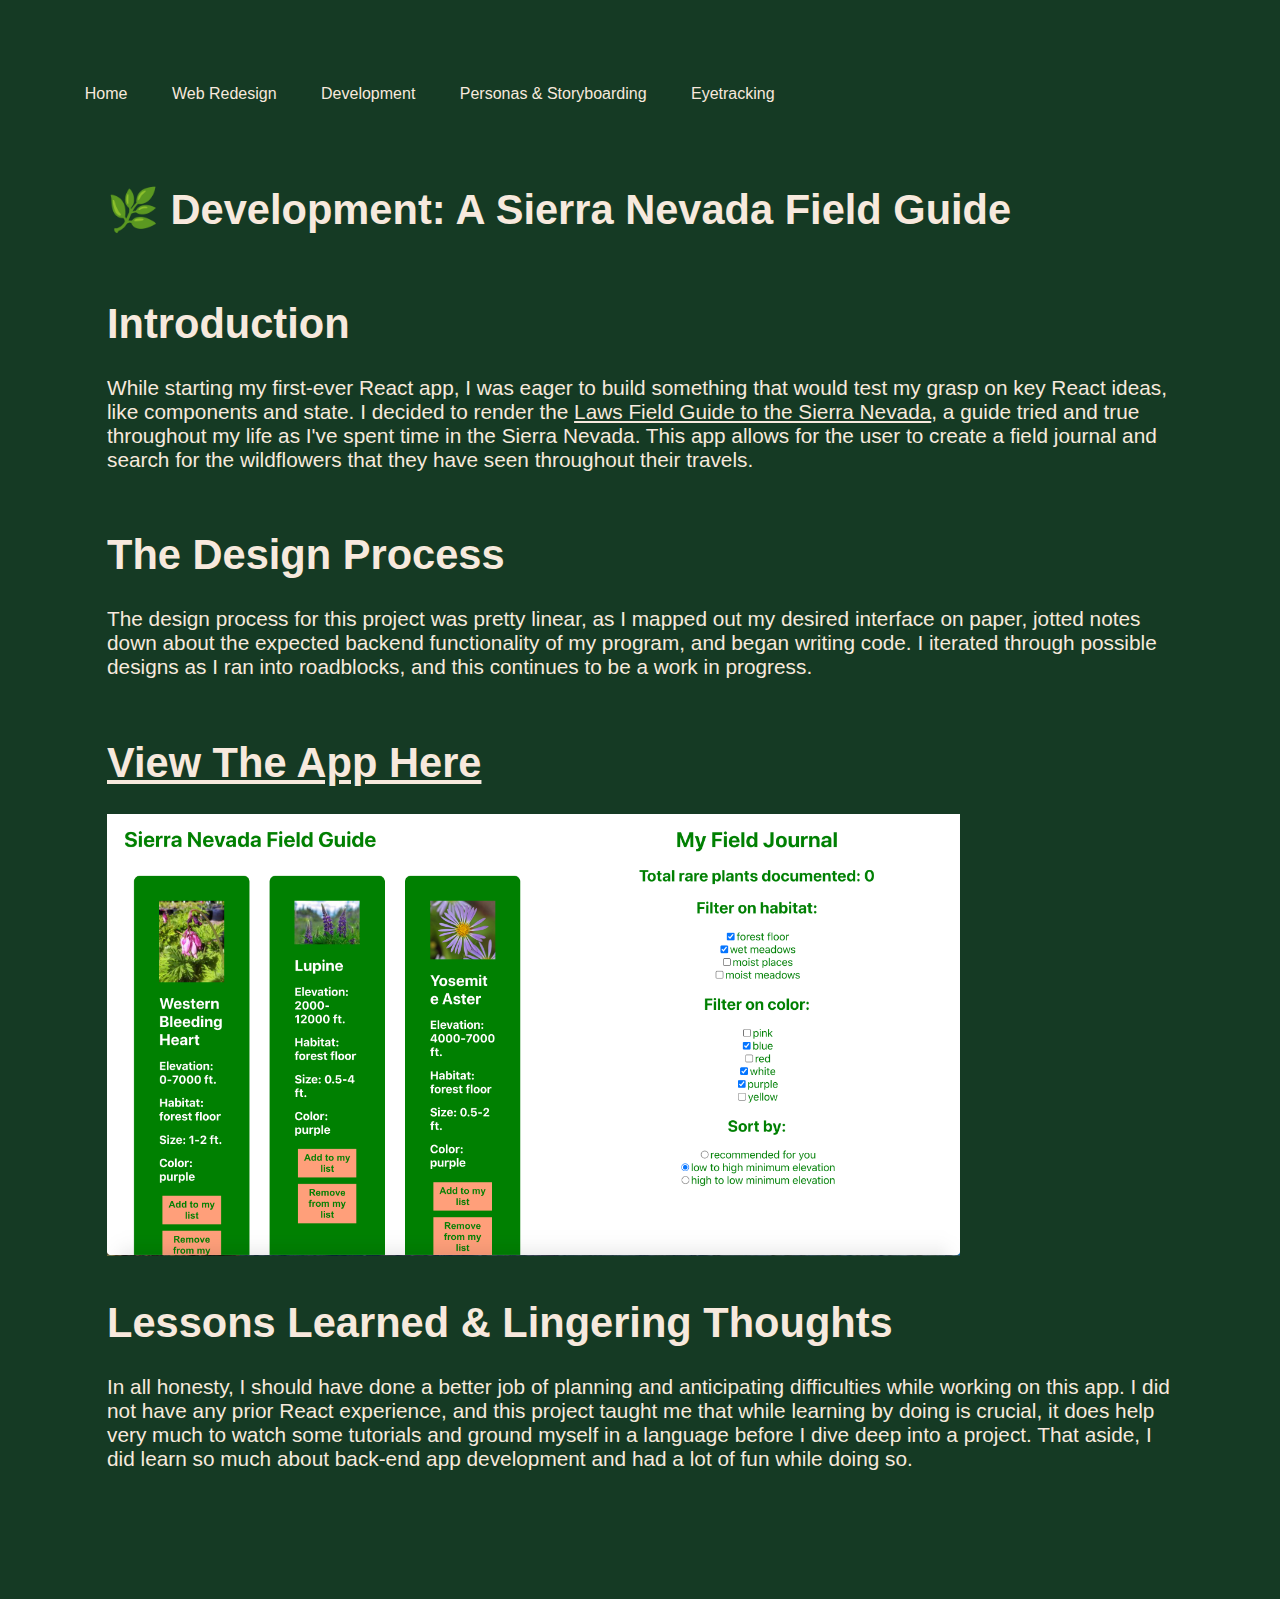
<file: dev.html>
<!DOCTYPE html>
<html lang="en">
  <head>
    <meta charset="UTF-8" />
    <meta name="viewport" content="width=device-width, initial-scale=1.0" />
    <meta http-equiv="X-UA-Compatible" content="ie=edge" />

    <!-- Bootstrap Styling -->
    <!-- <link rel="stylesheet" href=bootstrap.css> -->

    <!-- My Style -->
    <link rel="stylesheet" href="style.css" />
    <link rel="stylesheet" 
    href="https://cdnjs.cloudflare.com/ajax/libs/font-awesome/6.2.0/css/all.min.css">
    <title>Development</title>
  </head>

  <body style="background-color: #153a24">

    <nav>
        <li><a href="./index.html">Home</a></li>
        <li><a href="./redesign.html">Web Redesign</a></li>
        <li><a href="./dev.html">Development</a></li>
        <li><a href="./personas.html">Personas & Storyboarding</a></li>
        <li><a href="./eyetracking.html">Eyetracking</a></li>


        <!-- <a href="./contact.html">Contact</a> -->
    </nav>

    <div class="content-wrapper">
        <div class="header">
            <h1><strong>🌿 Development: A Sierra Nevada Field Guide</strong></h1>
        </div>
        
        <div class="page-section-1">
            <h1>Introduction</h1>
            <p>While starting my first-ever React app, I was eager to build something 
                that would test my grasp on key React ideas, like components and 
                state. I decided to render the
                <a href="https://johnmuirlaws.com/product/the-laws-field-guide-to-the-sierra-nevada-2/">
                Laws Field Guide to the Sierra Nevada</a>, a guide tried and true 
                throughout my life as I've spent time in the Sierra Nevada. 
                This app allows for the user to create a field journal and search
                for the wildflowers that they have seen throughout their 
                travels.  </p>
            </div>

            <div class="page-section-1">
            <h1>The Design Process</h1>
            <p>The design process for this project was pretty linear, as I mapped
                out my desired interface on paper, jotted notes down about the 
                expected backend functionality of my program, and began writing code.
                I iterated through possible designs as I ran into roadblocks,
                and this continues to be a work in progress.
            </p>
            </div>

            <div class="page-section-1">
            <h1><a href="https://joyousmoose333.github.io/dev/">
                View The App Here</a></h1>
                <img src="images/dev/dev.png" class="figure-img img-fluid" alt="a screenshot of the app" style="width: 80%; height: auto;">
            </div>

            <div class="page-section-1">
            <h1>Lessons Learned & Lingering Thoughts</h1>
            <p>In all honesty, I should have done a better job of planning and 
                anticipating difficulties while working on this app. I did 
                not have any prior React experience, and this project taught me 
                that while learning by doing is crucial, it does help <bold>very</bold>
                much to watch some tutorials and ground myself in a language 
                before I dive deep into a project. That aside, I did learn so much 
                about back-end app development and had a lot of fun while doing so.
            </p>
            </div>
        

    </body>
</html>
</file>
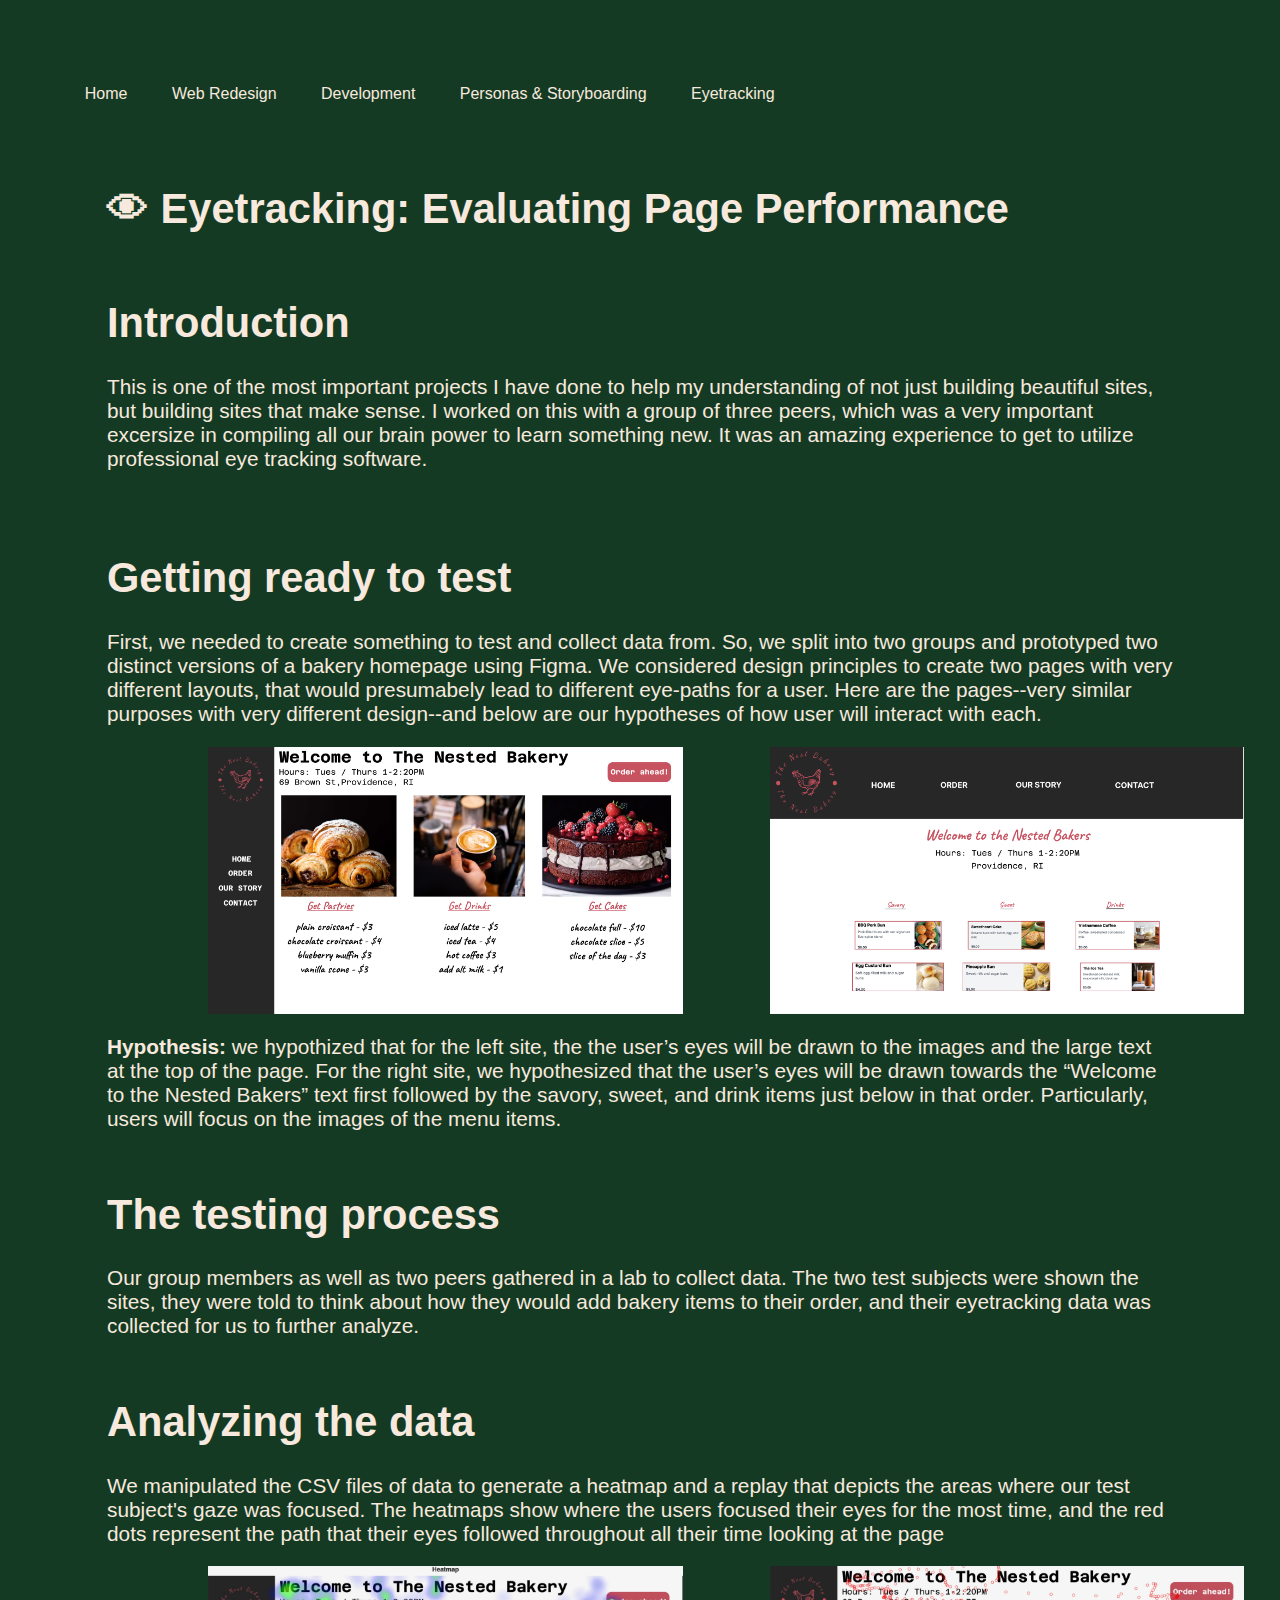
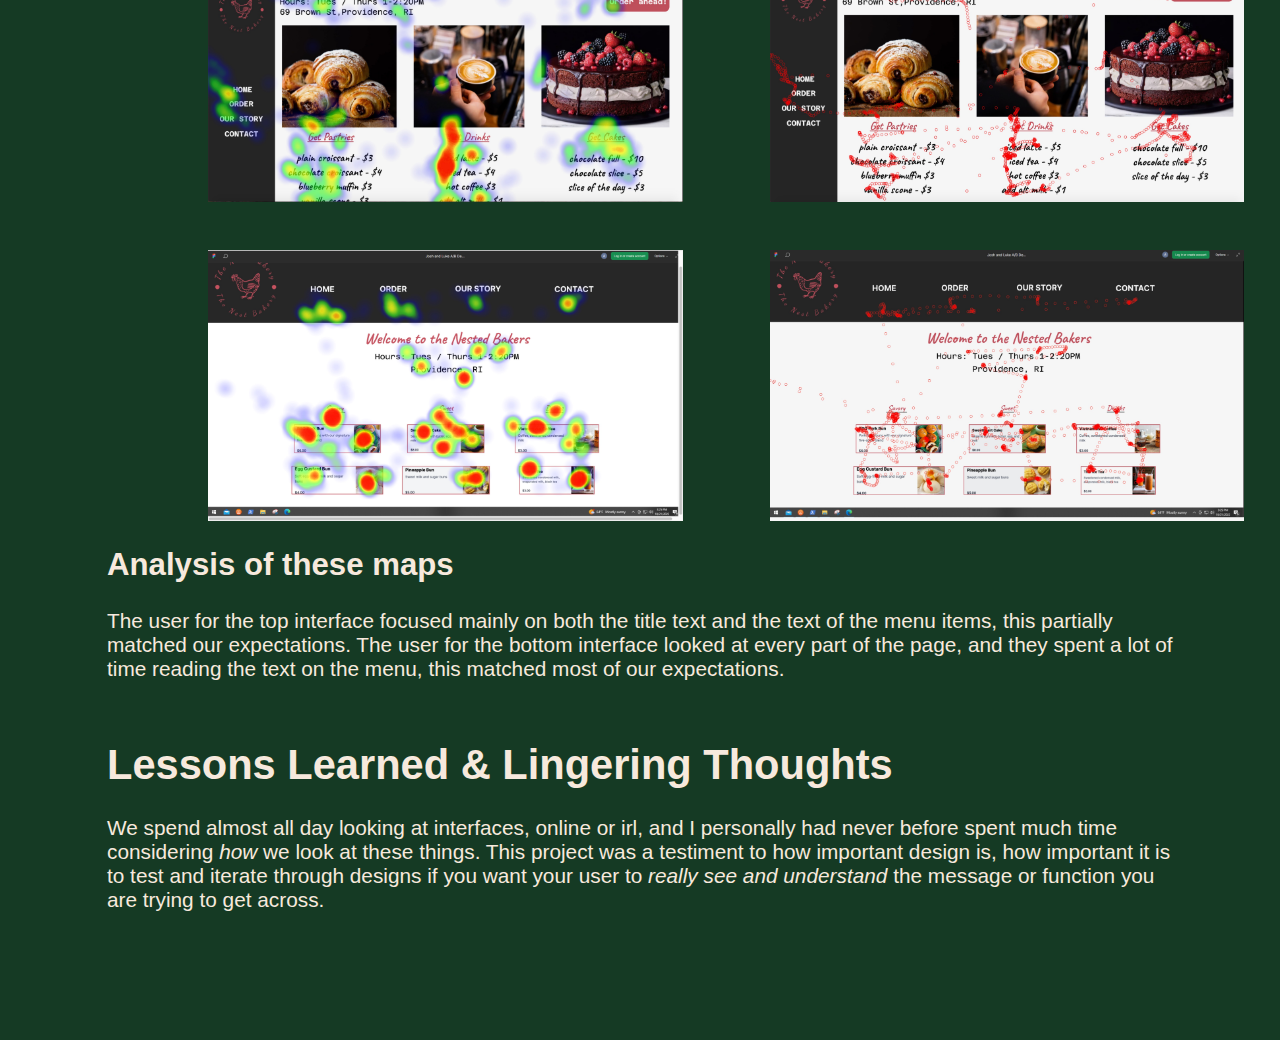
<file: eyetracking.html>
<!DOCTYPE html>
<html lang="en">
  <head>
    <meta charset="UTF-8" />
    <meta name="viewport" content="width=device-width, initial-scale=1.0" />
    <meta http-equiv="X-UA-Compatible" content="ie=edge" />

    <!-- Bootstrap Styling -->
    <!-- <link rel="stylesheet" href=bootstrap.css> -->

    <!-- My Style -->
    <link rel="stylesheet" href="style.css" />
    <link rel="stylesheet" 
    href="https://cdnjs.cloudflare.com/ajax/libs/font-awesome/6.2.0/css/all.min.css">
    <title>Eyetracking</title>
  </head>

  <body style="background-color: #153a24">

    <nav>
        <li><a href="./index.html">Home</a></li>
        <li><a href="./redesign.html">Web Redesign</a></li>
        <li><a href="./dev.html">Development</a></li>
        <li><a href="./personas.html">Personas & Storyboarding</a></li>
        <li><a href="./eyetracking.html">Eyetracking</a></li>

        <!-- <a href="./contact.html">Contact</a> -->
    </nav>

    <div class="content-wrapper">
        <div class="header">
            <h1><strong>👁 Eyetracking: Evaluating Page Performance</strong></h1>
        </div>
        
        <div class="page-section-1">
            <h1>Introduction</h1>
            <p>This is one of the most important projects I have done to help my understanding 
                of not just building beautiful sites, but building sites that make sense.
                I worked on this with a group of three peers, which was a very 
                important excersize in compiling all our brain power to learn 
                something new. It was an amazing experience to get to utilize 
                professional eye tracking software. <br></br>
            </p>
            </div>

            <div class="page-section-1">
            <h1>Getting ready to test </h1>
            <p>First, we needed to create something to test and collect data 
                from. So, we split into two groups and prototyped two distinct versions 
                of a bakery homepage using Figma. We considered design principles to 
                create two pages with very different layouts, that would presumabely 
                lead to different eye-paths for a user. Here are the pages--very similar
                purposes with very different design--and below are our hypotheses of 
                how user will interact with each.
            </p>
            <div class="flex-row">
                <img src="images/eye/figma.png" class="figure-img img-fluid" alt="a screenshot of the figma" style="width: 55%; height: auto;">
                <img src="images/eye/figma2.png" class="figure-img img-fluid" alt="a screenshot of the figma" style="width: 55%; height: auto;">
            </div>

                <p><strong>Hypothesis:</strong> we hypothized that for the left site, the the user’s eyes will be drawn to the images and the large text at the top of the page.
                For the right site, we hypothesized that the user’s eyes will be drawn towards the “Welcome to the Nested Bakers” text first followed by the savory, sweet, and drink items just below in that order. Particularly, users will focus on the images of the menu items.
                </p>
            </div>

            <div class="page-section-1">
                <h1>The testing process</h1> 
                <p>Our group members as well as two peers gathered in a lab 
                    to collect data. The two test subjects were shown the sites,
                    they were told to think about how they would add bakery items to
                    their order,  
                    and their eyetracking data was collected for us to further analyze.
                </p>
            </div>

            <div class="page-section-1">
                <h1>Analyzing the data</h1>
                <p>We manipulated the CSV files of data to generate a heatmap and a replay that depicts the areas where our test subject's gaze was focused. 
                    The heatmaps show where the users focused their eyes for the most time, and
                    the red dots represent the path that their eyes followed throughout all their 
                    time looking at the page
                </p>
                <div class="flex-row">
                    <img src="images/eye/1-heat.png" class="figure-img img-fluid" alt="a screenshot of the figma" style="width: 55%; height: auto;">
                    <img src="images/eye/1-path.png" class="figure-img img-fluid" alt="a screenshot of the figma" style="width: 55%; height: auto;">
                </div>
                <br><br>
                <div class="flex-row">
                    <img src="images/eye/2-heat.png" class="figure-img img-fluid" alt="a screenshot of the figma" style="width: 55%; height: auto;">
                    <img src="images/eye/2-path.png" class="figure-img img-fluid" alt="a screenshot of the figma" style="width: 55%; height: auto;">
                </div>

                <h2>Analysis of these maps</h2>
                <p>The user for the top interface focused mainly on both the title text and the text of the menu items, this partially matched our expectations. The user for the bottom interface looked at every part of the page, and they spent a lot of time reading the text on the menu, this matched most of our expectations. 
                </p>

            </div>

            <div class="page-section-1">
            <h1>Lessons Learned & Lingering Thoughts</h1>
            <p>We spend almost all day looking at interfaces, online or irl, and 
                I personally had never before spent much time considering <i>how</i>
                we look at these things. This project was a testiment to how important design is,
                how important it is to test and iterate through designs if you want your user 
                to <i>really see and understand</i> the message or function 
                you are trying to get across.
            </p>
            </div>
        

    </body>
</html>
</file>
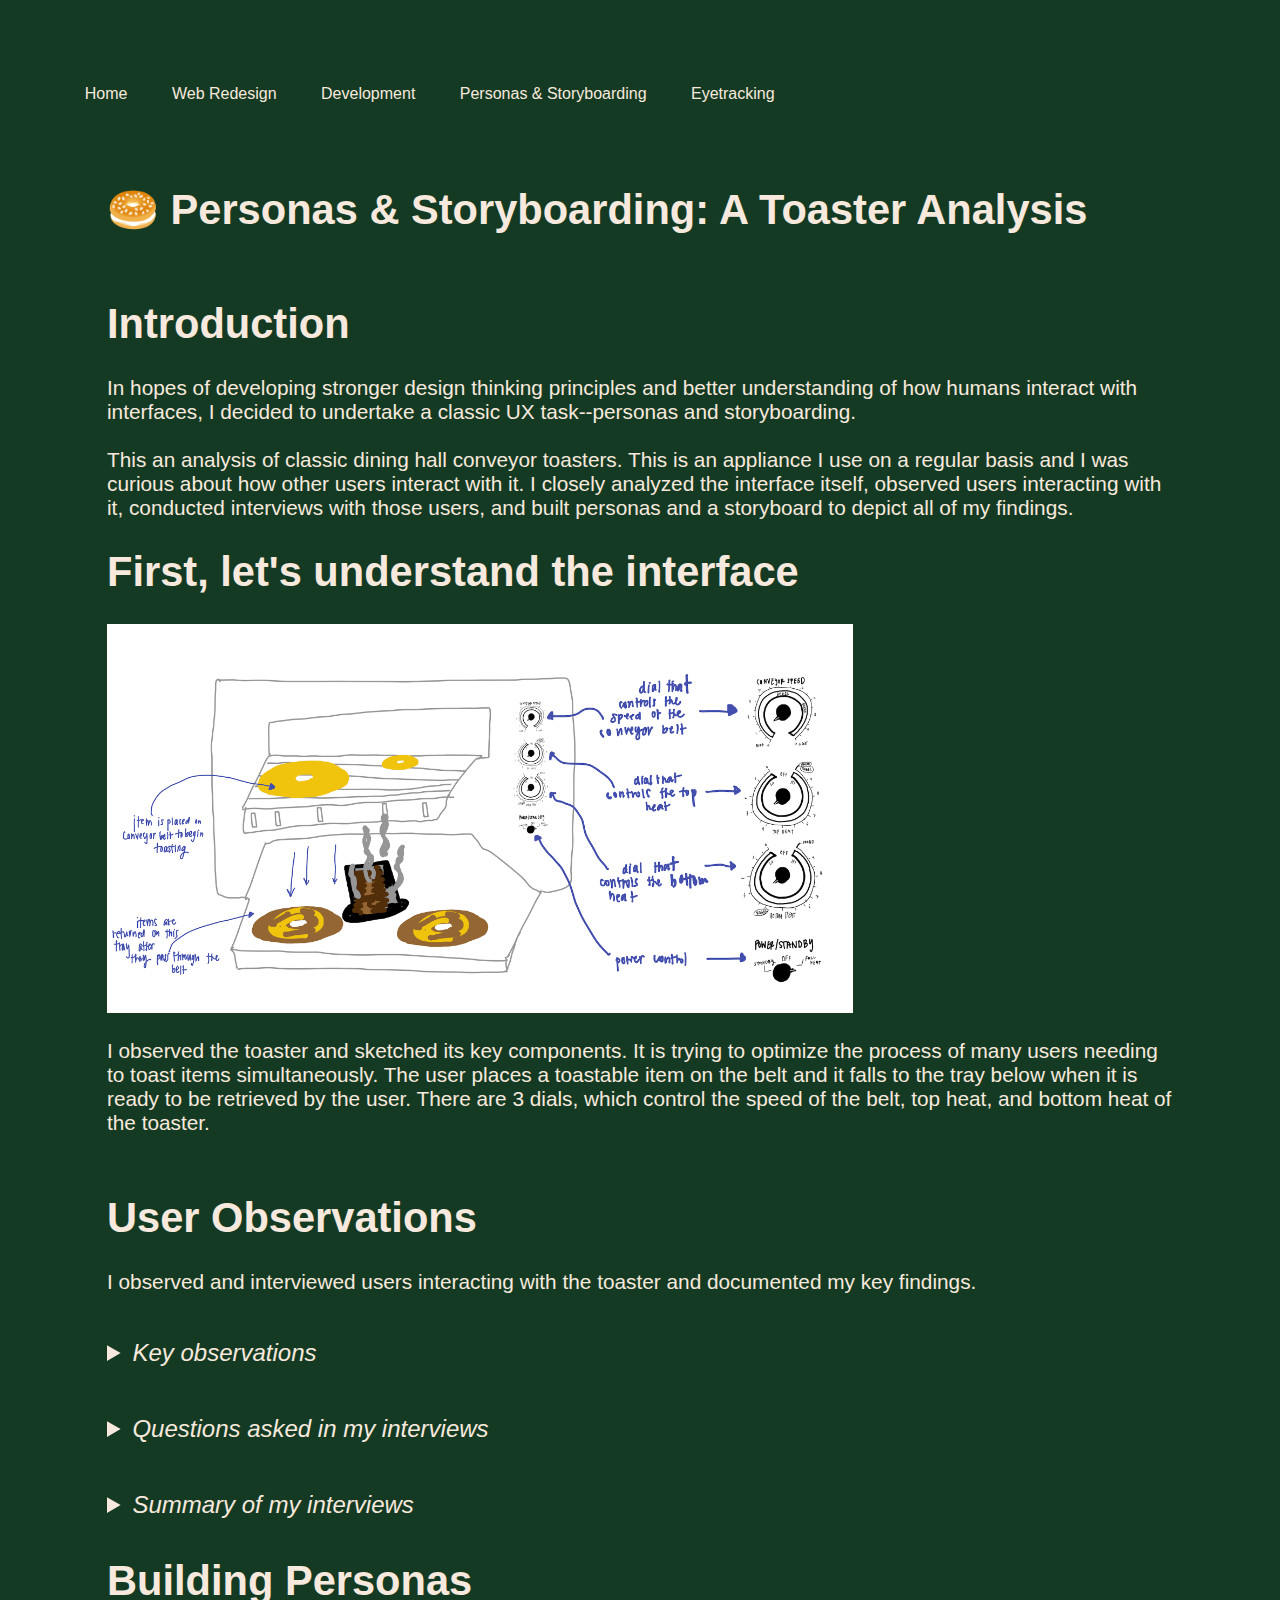
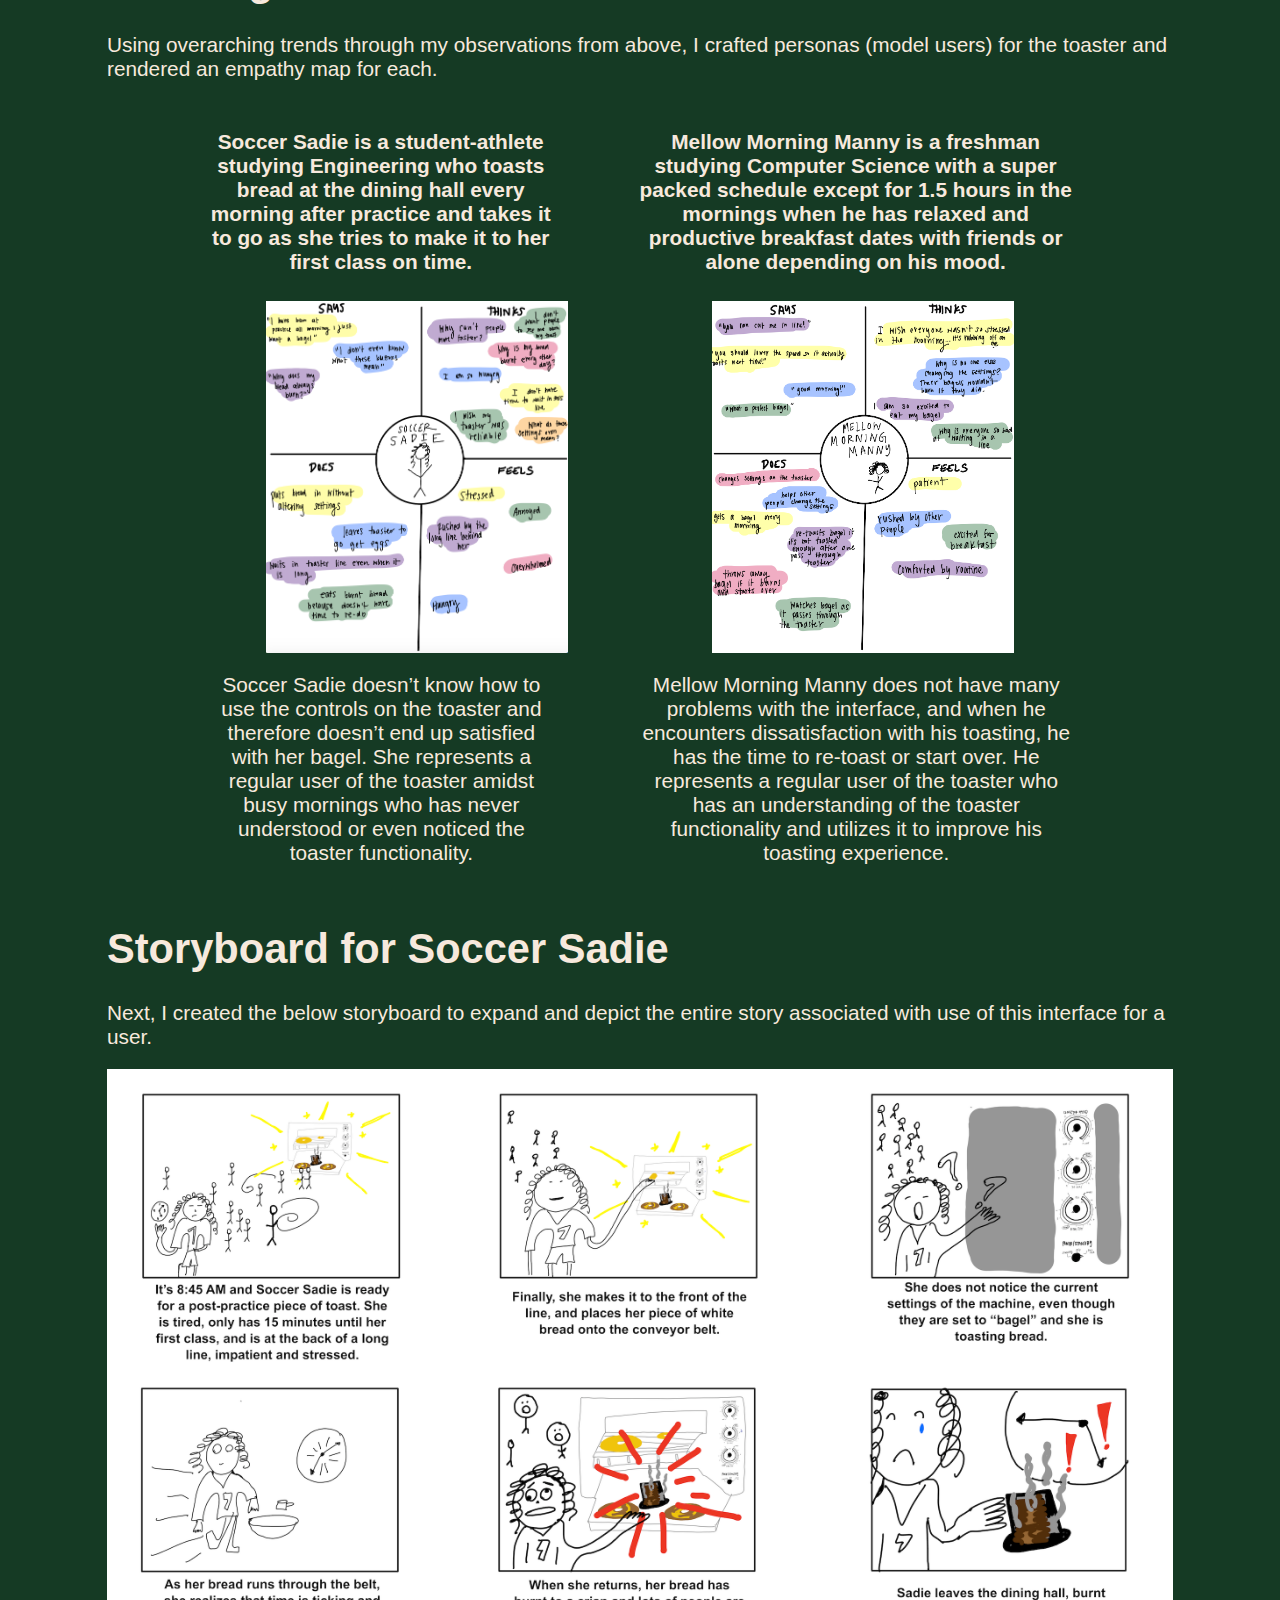
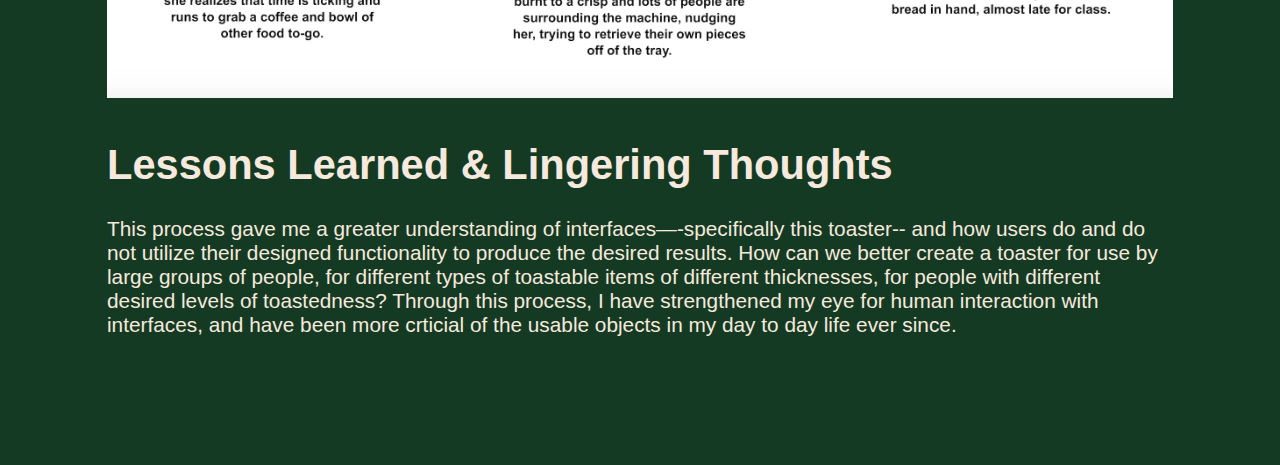
<file: personas.html>
<!DOCTYPE html>
<html lang="en">
  <head>
    <meta charset="UTF-8" />
    <meta name="viewport" content="width=device-width, initial-scale=1.0" />
    <meta http-equiv="X-UA-Compatible" content="ie=edge" />

    <!-- Bootstrap Styling -->
    <!-- <link rel="stylesheet" href=bootstrap.css> -->

    <!-- My Style -->
    <link rel="stylesheet" href="style.css" />
    <link rel="stylesheet" 
    href="https://cdnjs.cloudflare.com/ajax/libs/font-awesome/6.2.0/css/all.min.css">
    <title>Development</title>
  </head>

  <body style="background-color: #153a24">

    <nav>
        <li><a href="./index.html">Home</a></li>
        <li><a href="./redesign.html">Web Redesign</a></li>
        <li><a href="./dev.html">Development</a></li>
        <li><a href="./personas.html">Personas & Storyboarding</a></li>
        <li><a href="./eyetracking.html">Eyetracking</a></li>

    </nav>

    <div class="content-wrapper">
        <div class="header">
            <h1><strong>🥯 Personas & Storyboarding: A Toaster Analysis</strong></h1>
        </div>
        
        <div class="page-section-1">
        <h1>Introduction</h1>
        <p>In hopes of developing stronger design thinking principles and
        better understanding of how humans interact with interfaces, 
        I decided to undertake a classic UX task--personas and storyboarding.
        <br><br>
        This an analysis of classic dining hall conveyor toasters. 
        This is an appliance I use on a regular basis and I was curious about 
        how other users interact with it. I closely analyzed the interface itself, 
        observed users interacting with it, conducted interviews with those users, 
        and built personas and a storyboard to depict all of my findings.</p>
        
        <h1>First, let's understand the interface</h1>
            <img src="images/personas/toaster.png" class="figure-img img-fluid rounded" alt="a sketch of the toaster interface with brief descriptions" style="width: 70%; height: auto;">
            <p>I observed the toaster and sketched its key components. It is trying to optimize the 
                process of many users needing to toast items simultaneously. The user places a 
                toastable item on the belt and it falls to the tray below when 
                it is ready to be retrieved by the user. There are 3 dials, which
                control the speed of the belt, top heat, and bottom heat of the toaster.
            </p>
        </div>

        <div class="page-section-1">
        <h1>User Observations</h1>
        <p>I observed and interviewed users interacting with the toaster and documented my 
            key findings. <br><br>
        </p>

        <details class="details-example">
            <summary style="font-size:x-large">Key observations</summary>
            <ul>
                <li>Many users put their items through the toaster multiple times</li>
                <li>Many users line up in a crowded clump to use the toaster—some users appeared happy and chatted with friends, while others appeared stressed and in a rush, likely to their  approaching 9 am classes </li>
                <li>Most users put their item in, walked away and came back minutes later to retrieve their toasted item  </li>
                <li>Throughout my observations, only a few users changed the settings on the toaster, even when putting an assorted  variety of bread, bagels, and English muffins through, which each have different settings marked on the toaster's knobs </li>
                <li>When a user changed the settings, only speed was changed, not top or bottom heat</li>
                <li>A few users burnt their item and started over and a few fed their item through the toaster a second time after being dissatisfied with the toasted level, but most users collected their toasted item from the tray and left the area</li>
            </ul>
        </details>

        <br><br>

        <details class="details-example">
            <summary style="font-size:x-large">Questions asked in my interviews</summary>
            <ol>
                <li>What features of the toaster do you notice first?</li>
                <li>Did anything surprise you during your toasting experience?</li>
                <li>What difficulties did you encounter while toasting?</li>
                <li>How often do you use this toaster? </li>
                <li>When would you use each of the 3 dials?</li>
                <li>On a scale of 1-10 how pleased with your toasted item are you after use of the toaster?</li>
                <li>Given the current settings  of the machine, how toasted would you expect your item to be on a scale of 1-10 (1 being untoasted 10 being scorched? After the toast, did that number match the true toasted level of your item?</li>
            </ol>
        </details>

        <br><br>

        <details class="details-example">
            <summary style="font-size:x-large">Summary of my interviews</summary>
            <ol>
                <li>All of my interviewees were regular users of this toaster who used the toaster almost every morning, in a similar fashion every day</li>
                <li>Each of my interviewees had different habits in relation to the toaster’s settings—one self adjusts the conveyor speed every morning, one intentionally does not alter the settings, and one did not know that the settings existed until he saw a friend change them today</li>
                <li>Two of my interviewees were extremely satisfied with the toasted-level of their items and one was extremely dissatisfied, since his bagel burnt</li>
                <li>Interviewees had many grievances with the machine, specifically that their bagels often get stuck when they do not cut them perfectly down the middle, that people change the settings while their item is being toaster, and that you can’t consistently rely on the toaster giving the same result every day </li>
            </ol> 
        </details>
        </div>

        <div class="page-section-1">
        <h1>Building Personas</h1>
        <p>Using overarching trends through my observations from above, I crafted personas 
            (model users) for the toaster and rendered an empathy map for each.
        </p>
            <div class="flex-row">
                <h4>Soccer Sadie is a student-athlete studying Engineering who toasts bread at the dining hall every morning after practice and takes it to go as she tries to make it to her first class on time. </h4>
                <h4>Mellow Morning Manny is a freshman studying Computer Science with a super packed schedule except for 1.5 hours in the mornings when he has relaxed and productive breakfast dates with friends or alone depending on his mood. </h4>
            </div>
            <div class="flex-row">
                <img src="images/personas/soccer_sadie.png" class="figure-img img-fluid rounded" alt="a user persona entitled 'Soccer Sadie'" style="width: 35%; height: auto;">
                <img src="images/personas/manny_persona.png" class="figure-img img-fluid rounded" alt="a user persona entitled 'Soccer Sadie'" style="width: 35%; height: auto;">
            </div>
            <div class="flex-row">
                <p>Soccer Sadie doesn’t know how to use the controls on the toaster and therefore doesn’t end up satisfied with her bagel. She represents a regular user of the toaster amidst busy mornings who has never understood or even noticed the toaster functionality.</p>
                <p>Mellow Morning Manny does not have many problems with the interface, and when he encounters dissatisfaction with his toasting, he has the time to re-toast or start over. He represents a regular user of the toaster who has an understanding of the toaster functionality and utilizes it to improve his toasting experience. </p>
            </div>
        </div>

        <div class="page-section-1">
        <h1>Storyboard for Soccer Sadie</h1>
        <p>Next, I created the below storyboard to expand and depict the entire 
            story associated with use of this interface for a user. 
        </p>
            <img src="images/personas/storyboard.png" class="figure-img img-fluid rounded" alt="a 6 square storyboard of the user, Soccer Sadie's, interaction with the toaster" style="width: 100%; height: auto;">
        </div>

        <div class="page-section-1">
        <h1>Lessons Learned & Lingering Thoughts</h1>
            <p>This process gave me a greater understanding of interfaces—-specifically this toaster--
                and how users do and do not utilize their designed functionality to produce the 
                desired results. How can we better create a toaster for use by 
                large groups of people, for different types of toastable items of 
                different thicknesses, for people with different desired levels of toastedness? 
                Through this process, I have strengthened my eye for human 
                interaction with interfaces, and have been more crticial of the 
                usable objects in my day to day life ever since. </p>
        </div>
    
    </body>
</html>
</file>
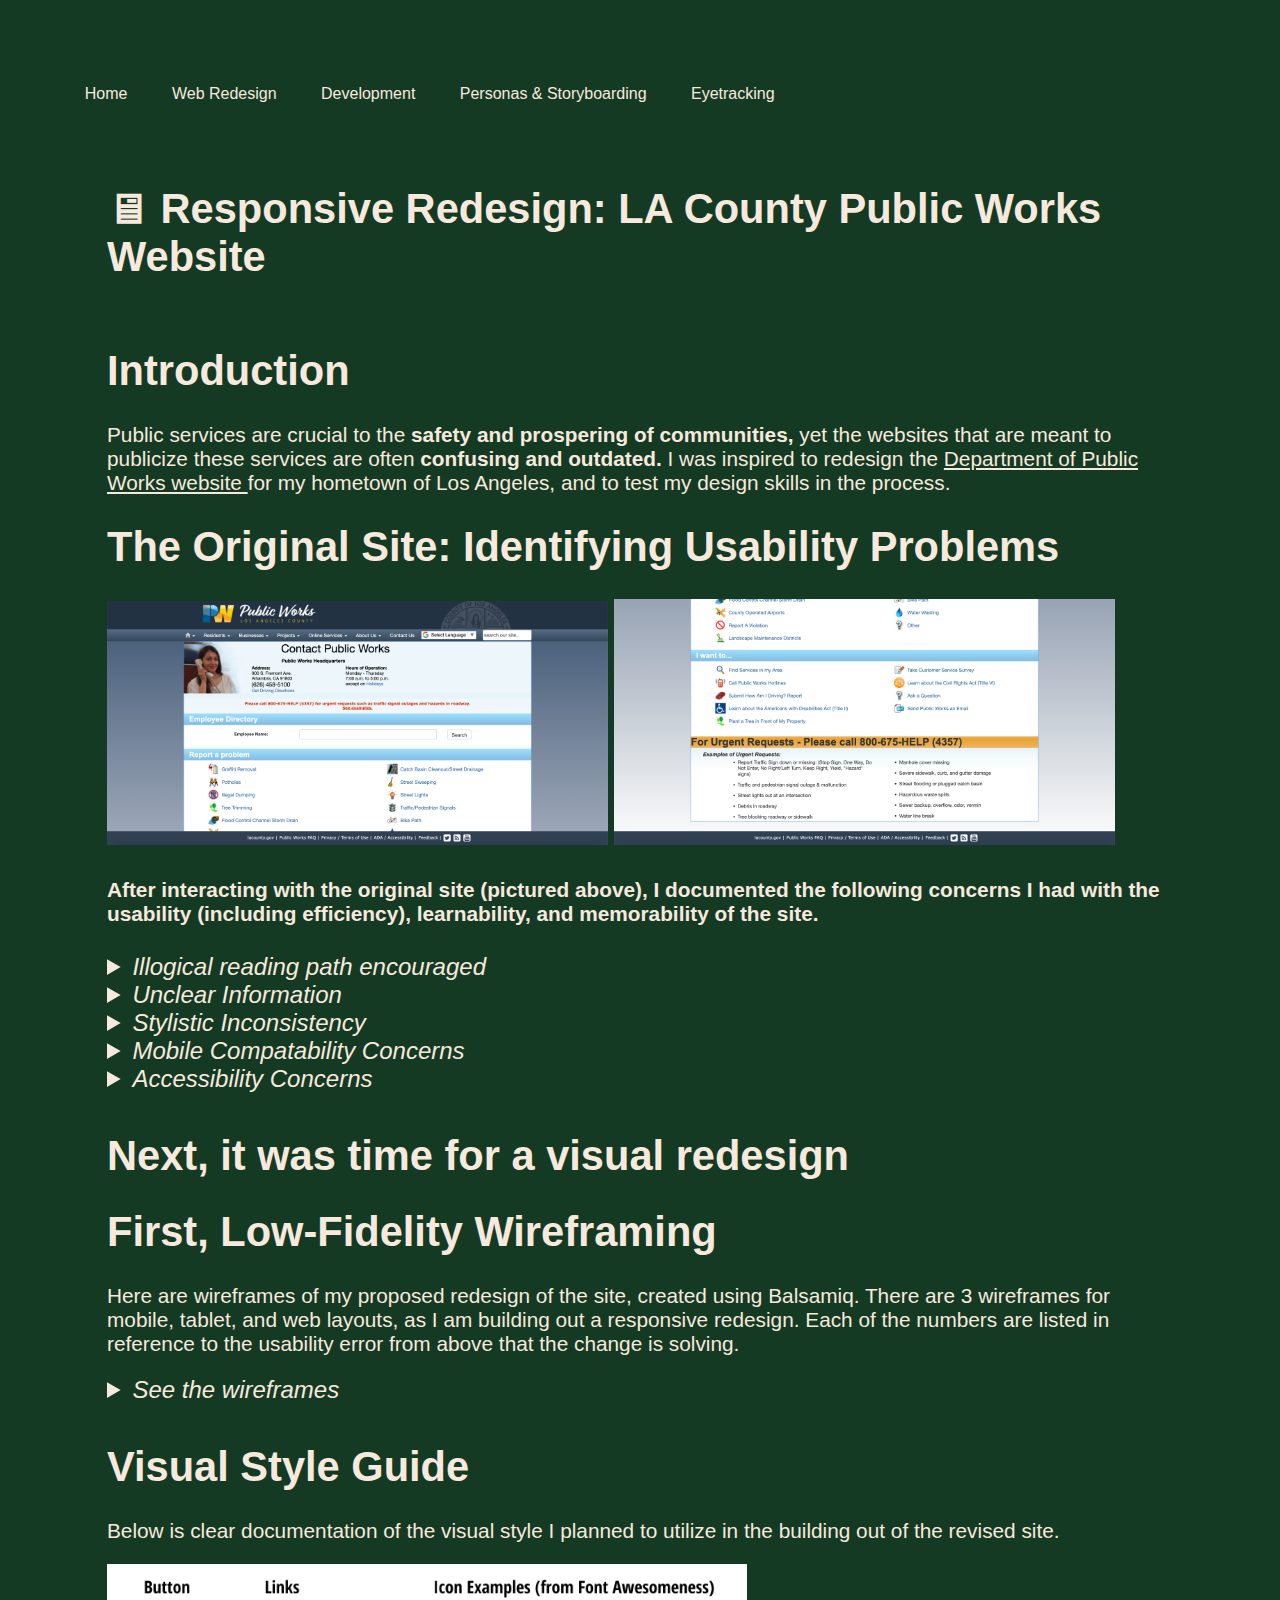
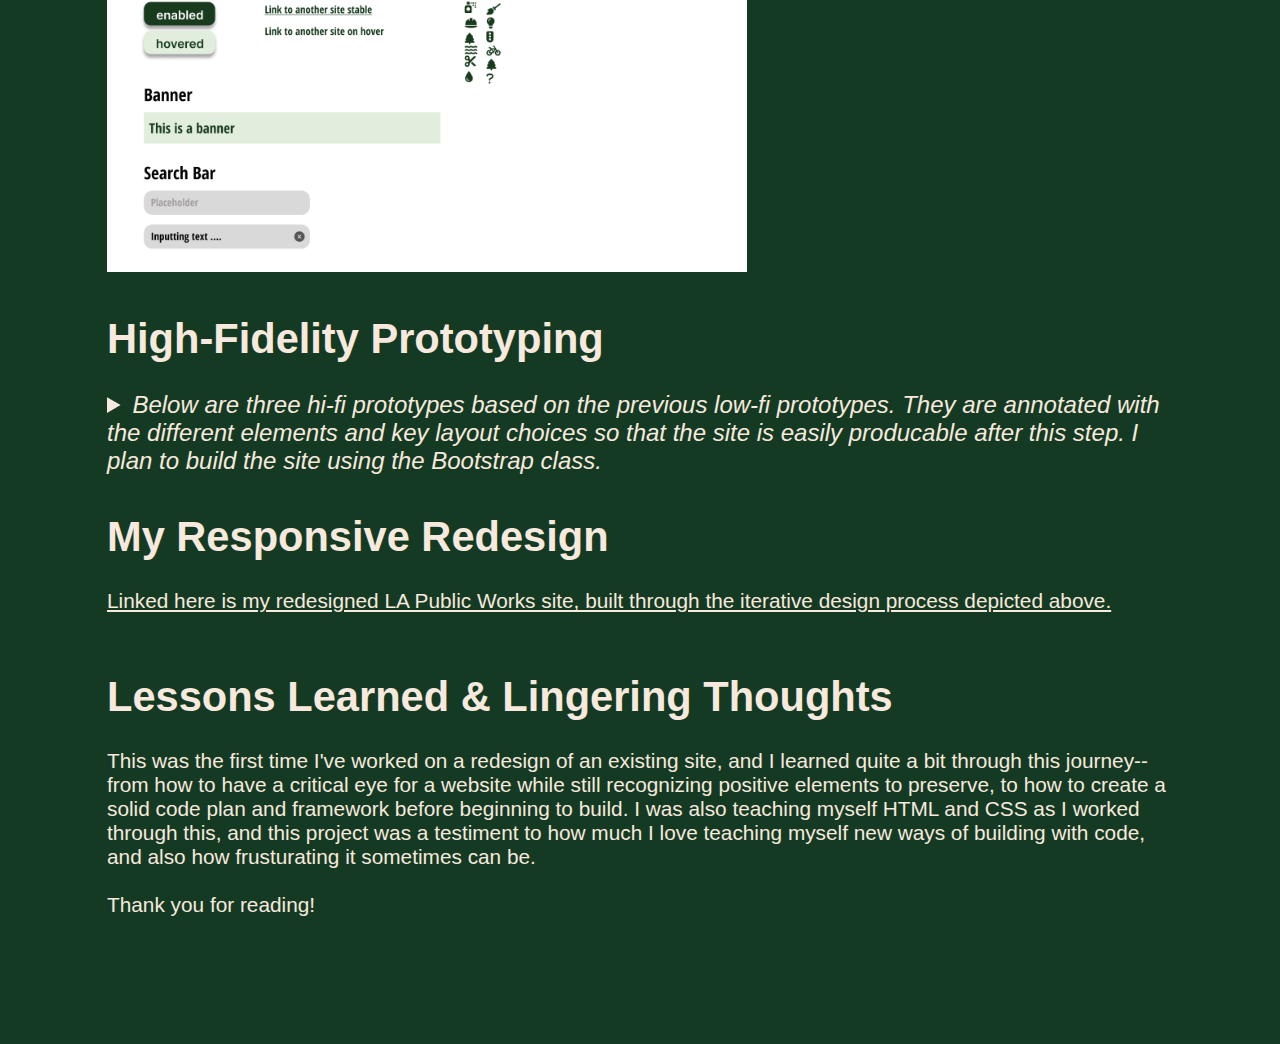
<file: redesign.html>
<!DOCTYPE html>
<html lang="en">
  <head>
    <meta charset="UTF-8" />
    <meta name="viewport" content="width=device-width, initial-scale=1.0" />
    <meta http-equiv="X-UA-Compatible" content="ie=edge" />

    <!-- Bootstrap Styling -->
    <!-- <link rel="stylesheet" href=bootstrap.css> -->

    <!-- My Style -->
    <link rel="stylesheet" href="style.css" />
    <link rel="stylesheet" 
    href="https://cdnjs.cloudflare.com/ajax/libs/font-awesome/6.2.0/css/all.min.css">
    <title>Redesign</title>


    <link rel="apple-touch-icon" sizes="57x57" href="/images/icon/apple-icon-57x57.png">
    <link rel="apple-touch-icon" sizes="60x60" href="/images/icon/apple-icon-60x60.png">
    <link rel="apple-touch-icon" sizes="72x72" href="/images/icon/apple-icon-72x72.png">
    <link rel="apple-touch-icon" sizes="76x76" href="/images/icon/apple-icon-76x76.png">
    <link rel="apple-touch-icon" sizes="114x114" href="/images/icon/apple-icon-114x114.png">
    <link rel="apple-touch-icon" sizes="120x120" href="/images/icon/apple-icon-120x120.png">
    <link rel="apple-touch-icon" sizes="144x144" href="/images/icon/apple-icon-144x144.png">
    <link rel="apple-touch-icon" sizes="152x152" href="/images/icon/apple-icon-152x152.png">
    <link rel="apple-touch-icon" sizes="180x180" href="/images/icon/apple-icon-180x180.png">
    <link rel="icon" type="image/png" sizes="192x192"  href="/images/icon/android-icon-192x192.png">
    <link rel="icon" type="image/png" sizes="32x32" href="/images/icon/favicon-32x32.png">
    <link rel="icon" type="image/png" sizes="96x96" href="/images/icon/favicon-96x96.png">
    <link rel="icon" type="image/png" sizes="16x16" href="/images/icon/favicon-16x16.png">
    <link rel="manifest" href="/manifest.json">
    <meta name="msapplication-TileColor" content="#ffffff">
    <meta name="msapplication-TileImage" content="/ms-icon-144x144.png">
    <meta name="theme-color" content="#ffffff">

    <body style="background-color: #153a24">

    <nav>
        <li><a href="./index.html">Home</a></li>
        <li><a href="./redesign.html">Web Redesign</a></li>
        <li><a href="./dev.html">Development</a></li>
        <li><a href="./personas.html">Personas & Storyboarding</a></li>
        <li><a href="./eyetracking.html">Eyetracking</a></li>


                <!-- <a href="./contact.html">Contact</a> -->
    </nav>

    <div class="content-wrapper">
        <div class="header">
            <h1><strong>🖥 Responsive Redesign: LA County Public Works Website</strong></h1>
        </div>
        <div class="page-section-1">
            <h1>Introduction</h1>
            <p>Public services are crucial to the <strong>safety and prospering of communities,</strong> yet the websites that 
            are meant to publicize these services are often <strong>confusing and outdated.</strong> I was inspired to redesign the 
            <a href="https://dpw.lacounty.gov/contact/">Department of Public Works website </a>for my hometown of Los Angeles,
            and to test my design skills in the process.</p>
            <h1>The Original Site: Identifying Usability Problems</h1>
            <div class="img-wrapper">
                <img src="images/redesign/original-site.png" class="figure-img img-fluid" alt="a screenshot of the original site" style="width: 47%; height: auto;">
                <img src="images/redesign/original-site-2.png" class="figure-img img-fluid" alt="another screenshot of the original site" style="width: 47%; height: auto;">
            </div>
            <h4>After interacting with the original site (pictured above), I documented the following concerns I had with the usability (including efficiency), learnability, and memorability of the site. </h4>
            <details class ="details-example ">
                <summary style="font-size:x-large" >Illogical reading path encouraged</summary>
                <ul>
                    <li>[1] In an emergency, a user would need to quickly access instructions in regard to their situation. 
                        Yet, the “urgent requests” section is at the bottom of the page, preventing easy visibility. 
                        While there is a message <em>“Please call 800-675-HELP (4357) for urgent 
                        requests…”</em> at the top of the page, the text is tiny and the link to examples is at the 
                        end of the chunk of text.</li>
                        <br><br>
                    <li>[2] Similarly, the <em>“employee directory”</em> is at the top of the page, which does not make sense as it 
                        is not the most pressing and important information on the page. The small text reading 
                        “employee name” does not provide sufficient or accessible documentation to the user in 
                        regard to how to complete this search. </li>
                </ul>
            </details>
            
            <details class="details-example">
                <summary style="font-size:x-large">Unclear Information</summary>
                <ul>
                    <li>[3] There is redundancy in the contact information on the site—one phone number is listed at the top 
                        and another is listed as an option to <em>“Call Public Works”</em> which would likely confuse a user, given 
                        that the numbers are not indicated to be the same or different. There is also an email at the top 
                        of the site and a <em>“Send Public Works an Email”</em> link at the bottom.
                    </li>
                    <br><br>
                    <li>[4] The headers do not correctly encapsulate their content. For example, under the <em>"Report A Problem"</em> 
                        header, not all of the options are listed as problems (like <em>“County Operated Airports”</em> and 
                        <em>“Tree Trimming”</em>), making it difficult for users to know where to look for their problem. </li>
                </ul>
            </details>
        
            <details class="details-example">
                <summary style="font-size:x-large">Stylistic Inconsistency</summary>
                <ul>
                    <li>[5] The poor textual hierarchy of the site makes it difficult to use and learn, as a reading path is not encouraged. 
                        This can be seen in the differences of header sizes and randomness of italitazation and bolding of text. 
                        Elements of equal importance should have equal size. </li>
                    <br> <br>
                    <li>[6] There is inconsistency in underlining/linking—-the <em>“see examples”</em> link at at the warning near 
                        the header is an underlined link, whereas all of the other links on the site are not underlined until hovered over.
                    </li>
                    <br> <br>
                    <li>[7] The poor contrast on headers (white text on light blue background) make the site difficult to navigate and inaccessible.</li>
                    <br> <br>
                    <li>[8] Search bar inconsistency — There is a button to submit your search for the employee search but not for the overall 
                        site search. This inconsistency makes memorability difficult.</li>
                </ul>
            </details>
           
                <details class="details-example">
                    <summary style="font-size:x-large">Mobile Compatability Concerns</summary>
                    <li>[9] On mobile devices, the site is extremely warped, incompatible, and hard to navigate, leaving users stuck and confused.</li>

                </details>
         
            <details class ="details-example ">
                <summary style="font-size:x-large" >Accessibility Concerns</summary>
                    <p> I used <a href="https://wave.webaim.org/">WebAIM WAVE </a> to detect and consider possible accessibility problems with the site.
                    The WAVE report for this site reported 12 errors, 4 contrast errors, and 6 alerts. Some of the errors reported, specifically the 
                    “empty link” and “empty button” warnings did not seem to be actual issues on the site and referenced text that is not meant to 
                    be a link, so I do not agree with those problems. The “contrast errors” and the tools on WAVE to better understand contrast and 
                    text accessibility were very helpful, though. Additionally, the ARIA accessibility analysis was helpful for better unedrstanding 
                    site accessibility.</p>
            </details>
        </div>

    <div class="page-section-2">
        <h1>Next, it was time for a visual redesign</h1>
        <h1>First, Low-Fidelity Wireframing</h1>
        
        <p>Here are wireframes of my proposed redesign of the site, created using Balsamiq.
            There are 3 wireframes for mobile, tablet, and web layouts, as I am building out a 
            responsive redesign. Each of the numbers are listed in reference to the usability error from above that the change is solving.</p>
        <details class="details-example">
            <summary style="font-size:x-large">See the wireframes</summary>
            <img src="images/redesign/lowfi-ipad.png" class="figure-img img-fluid" alt="a low-fi mockup for tablet">
            <img src="images/redesign/lowfi-phone.png" class="figure-img img-fluid" alt="a low-fi mockup for mobile">
            <img src="images/redesign/lowfi-browser.png" class="figure-img img-fluid" alt="a low-fi mockup for browser" style="width: max-content">
        </details>
        <!-- <div class="img-wrapper"> -->
        <!-- </div> -->
    </div>

    <div class="page-section-1">
        <h1>Visual Style Guide</h1>
        <p>Below is clear documentation of the visual style I planned to utilize in the building out of the revised site.</p>
        <div class="img-wrapper">
            <img src="images/redesign/style_guide.png" class="figure-img img-fluid" alt="style guide for site" style="width: 60%">
        </div>
    </div>

    <div class="page-section-2">
        <h1>High-Fidelity Prototyping</h1>
            <details class="details-example">
                <summary style="font-size:x-large">Below are three hi-fi prototypes based on the previous low-fi prototypes. They are annotated with 
                    the different elements and key layout choices so that the site is easily producable after this 
                    step. I plan to build the site using the Bootstrap class.</summary>
                <h3>Web Hi-Fi</h3>
                <img src="images/redesign/hifi-web.png" class="figure-img img-fluid mx-auto d-block"  style="width: 70%" alt="hifi prototype for web">
                <h3>Tablet Hi-Fi </h3>
                <img src="images/redesign/hifi-tablet.png" class="figure-img img-fluid mx-auto d-block" style="width: 70%" alt="hifi prototype for tablet">
                <h3>Mobile Hi-Fi</h3>
                <img src="images/redesign/hifi-mobile.png" class="figure-img img-fluid mx-auto d-block" style="width: 50%" alt="hifi prototype for mobile">
            </details>
    </div>

    <div class="page-section-1">
        <h1>My Responsive Redesign</h1>
        <p><a href="https://joyousmoose333.github.io/public-works-redesign/">Linked here is my redesigned LA Public Works site, built through the iterative design process depicted above. </a></p>
    </div>

    <div class="page-section-2">
        <h1>Lessons Learned & Lingering Thoughts</h1>
        <p>This was the first time I've worked on a redesign of an existing site, and I learned quite a bit through this journey--from how 
            to have a critical eye for a website while still recognizing positive elements to preserve, to how to create a solid code plan
            and framework before beginning to build. I was also teaching myself HTML and CSS as I worked through this, and this project 
            was a testiment to how much I love teaching myself new ways of building with code, and also how frusturating it sometimes can be.
            <br><br> Thank you for reading!
        </p>
    </div>
    </div>
</body>

</html>
</file>
<file: style.css>
* {
    color: #f7e9dd;
}

body {
    padding: 6%;
    font-family: "Helvetica Neue", Helvetica, Arial, sans-serif;
    /* scrollbar-color: red; */
    /* overflow: scroll;  */
    /* flex: wrap; */
}

.navbar {
    padding: 1%;
}

.about-me  {
    /* background-color: plum; */
    /* padding: 10%; */
    padding-left: 15%; 
    padding-right: 15%;
    padding-top: 5%;
    padding-bottom: 5%;
    font-size: 90%;
    height: fit-content;
    /* line-height: 270%; */
}

a {
    text-decoration: none;
    color: #f7e9dd;
}

a:hover {
    text-decoration: underline;
  }

.about-me h2 {
    text-align: right;
    /* padding-top: 10% */
    padding-left: 50%;
    font-size: 120% !important;
    /* height: calc(30vh); */
     /* padding-right: 5%; */
}

/* .featured-projects {
    font-size: x-large;
} */


/* .gallery {
    padding: 0 !important;
    justify-content: center;
    display: flex;
    flex-direction: row;
    justify-content: center;
    gap: 10%;
    align-items: stretch;
    
} */

.overlay {
    position: absolute;
    display: flex;
    justify-content: center;
    align-items: center;
    height: 100%;
    width: 100%;
    top: 0;
    opacity: 0;
    transition: .5s ease;
    background-color: rgba(0, 0, 0, 0.7);
}

.gallery {
    justify-content: center;
    display: flex;
    flex-wrap: wrap;
    flex-direction: row;
}

.text {
    max-width: 80%;
    /* line-height: 60%; */
    padding: 0;
}

.flex-row {
    display: flex;
    /* -ms-flex-direction: row; */
    /* justify-content: center; */
    justify-content: space-evenly;
    text-align: center;
    gap: 10%;
    padding-left: 9.5%;
    padding-right: 9.5%;
}


/* 
.col {
    flex: 1 1 160px;

} */


.featured-projects h1 {
    text-align: center;
}

div.desc {
    padding: 0 !important;
    text-align: left;
  }
/* 
.gallery-item {
    padding: 0 !important;
    justify-content: center;
    width: 100%;


} */

.gallery-item {
    -webkit-box-flex: 0;
    -ms-flex: 0 0 50%;
    flex: 0 0 50%;
    max-width: 50%;
    /* margin: 1%; */
    /* max-height: min-content; */
}

/* .img {
    width: 100%;
    height: auto;
} */

figure {
    /* float:none; */
    /* width: 20%; */
    text-align: center;
    /* font-style: italic; */
    /* font-size: smaller; */
    /* text-indent: 0; */
    /* border: thin silver solid; */
    /* margin: 0.5em; */
    /* padding: 0.5em; */
  }
  
nav li {
    display: inline;
    margin-right: 40px;
}


.content-wrapper {
      padding: 2%;
      font-size: 130%;
      /* line-height: 160%; */
}

.header {
    /* background-color: white; */
    /* border-radius: 30%; */
    font: xx-large;
    /* padding: 1%; */
    padding-top: 1%;
    margin-top: 2%;
    margin-bottom: 2%
}

.content-wrapper-main {
    flex: auto;
}

.page-section-1 {
    /* background-color: #a3b18a; */
    padding-top: 1%;
    padding-left: 0 !important;
    /* margin-top: 1%; */
    font: large;
    /* margin-bottom: 1%; */
    /* background-color: rgb(241, 195, 107); */
    /* color: #344e41; */
        /* font-size: large; */
}

.page-section-1 a {
    text-decoration: underline;
}

.page-section-2 {
    /* background-color: #a3b18a; */
    padding-top: 1%;
    padding-left: 0 !important;
    /* margin-top: 1%; */
    font: large;
    /* color: #344e41; */
    /* background-color: rgb(241, 195, 107); */
        /* font-size: large; */
}

/* .expand summary {
    background-color: white;
} */

.details-example summary{
    font-style: italic;
}
</file>
